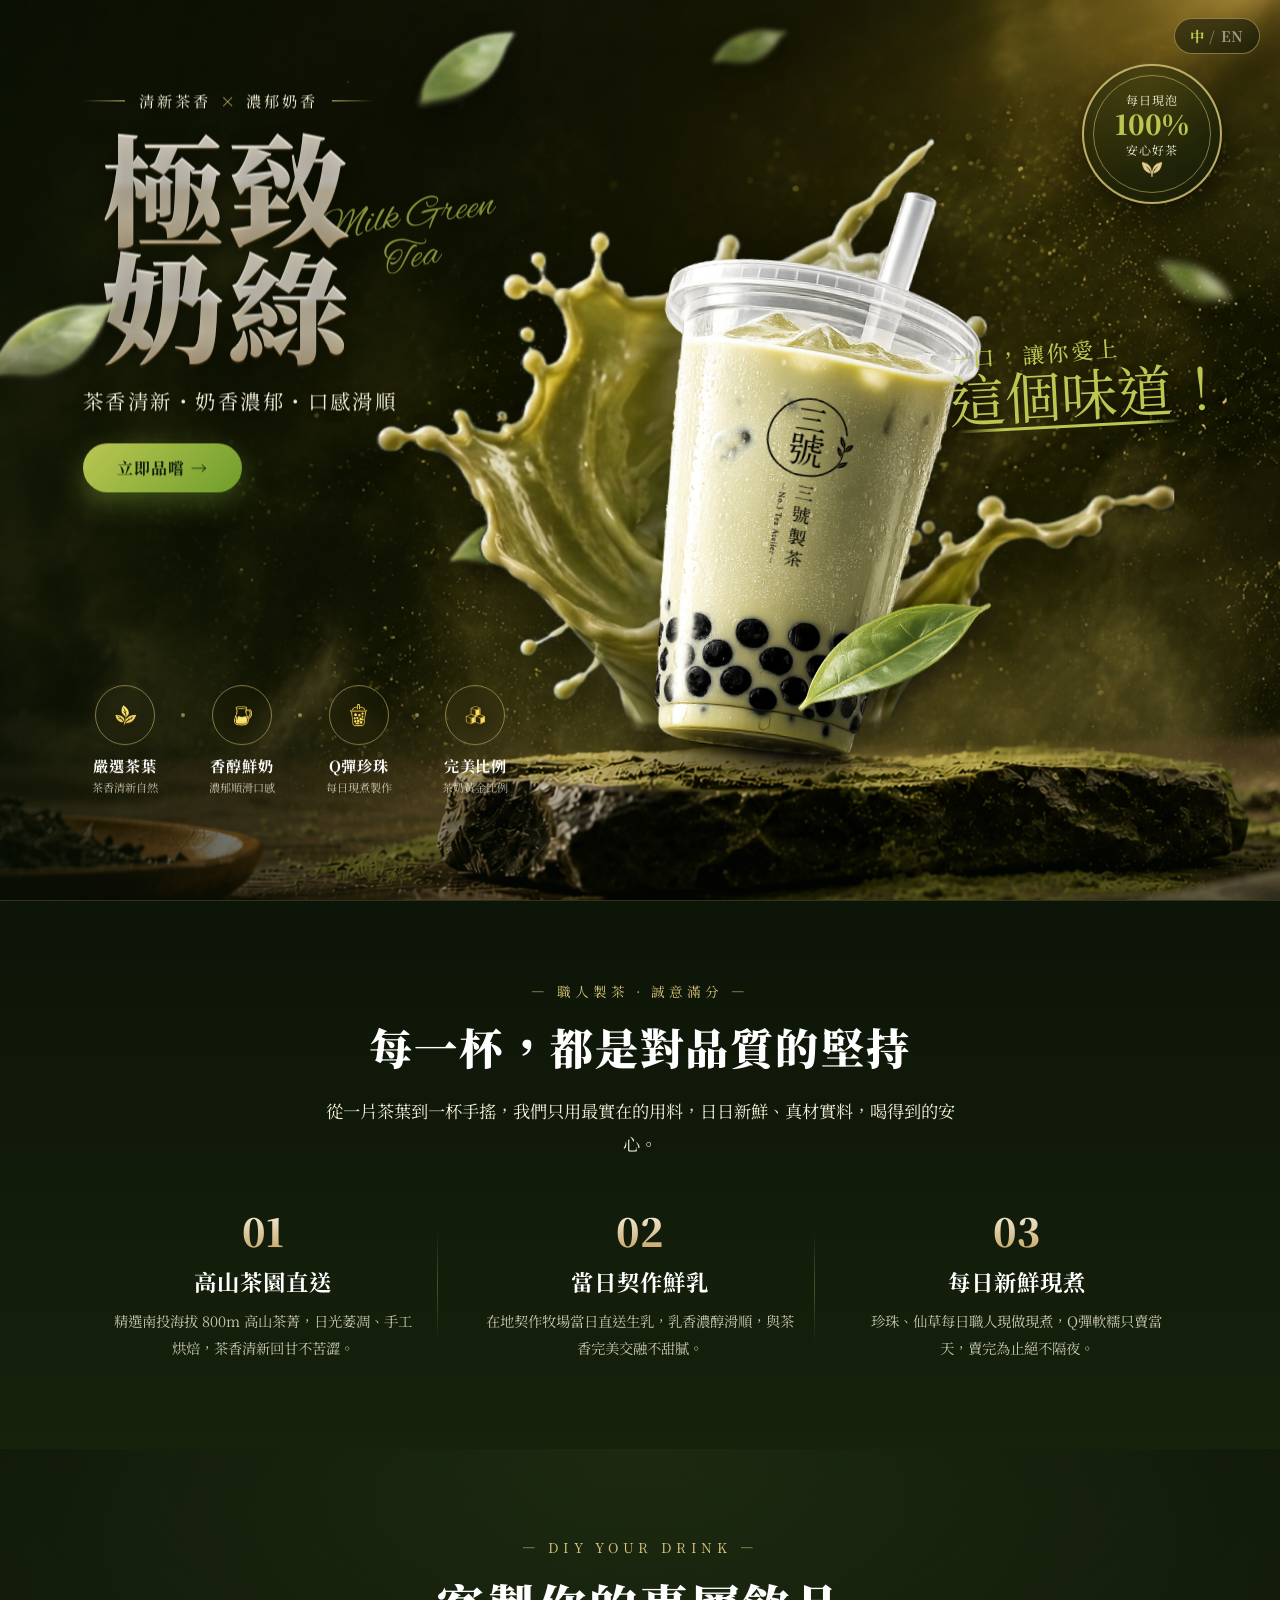
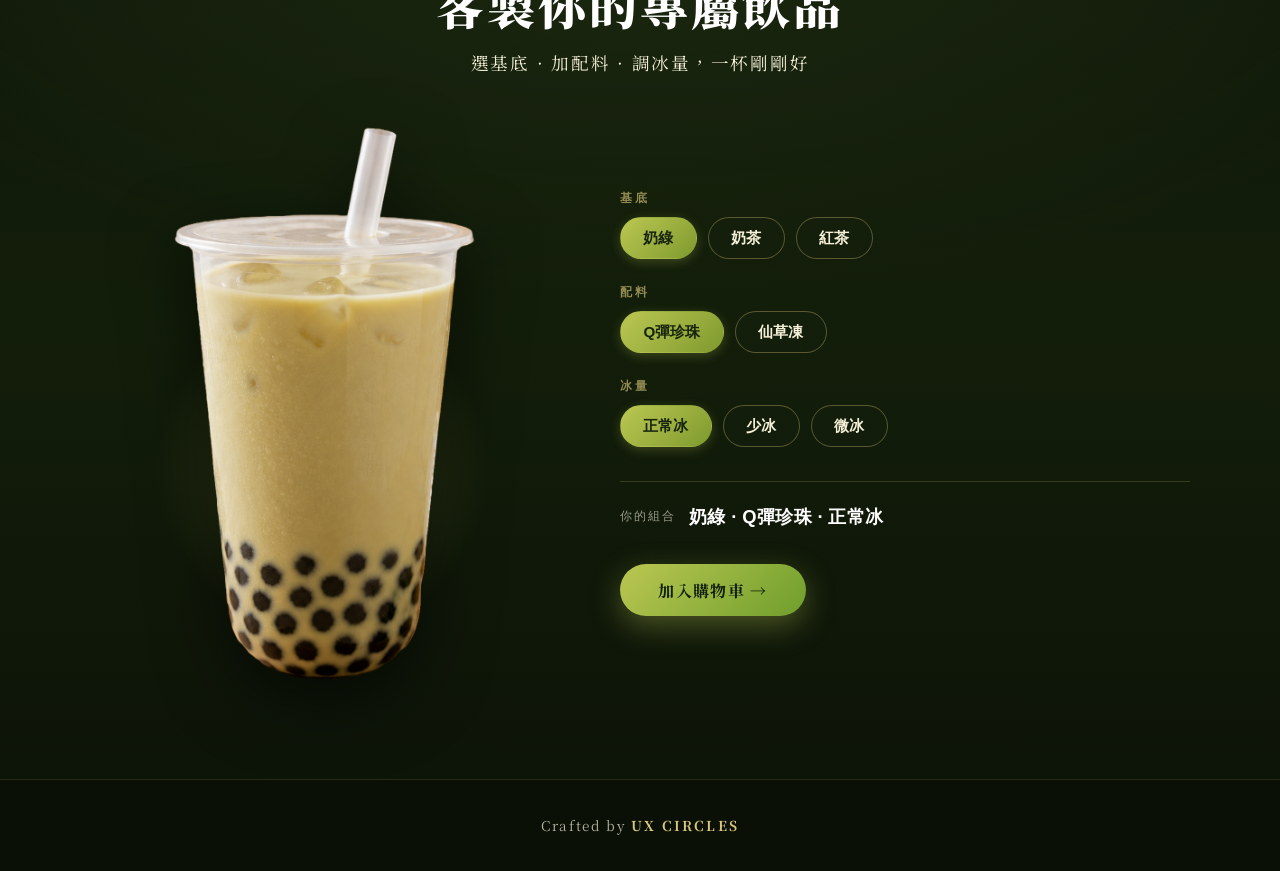
<file: index.html>
<!DOCTYPE html>
<html lang="zh-Hant">
<head>
  <meta charset="UTF-8" />
  <meta name="viewport" content="width=device-width, initial-scale=1.0" />

  <!-- Favicon -->
  <link rel="icon" type="image/png" href="assets/leaf.png" />
  <link rel="apple-touch-icon" href="assets/leaf.png" />

  <!-- ===== SEO ===== -->
  <title>極致奶綠 Ultimate Milk Green Tea｜嚴選高山茶 · 每日現泡手搖飲</title>
  <meta name="description" content="極致奶綠——嚴選南投高山茶葉、當日契作鮮乳、每日現煮Q彈珍珠，茶香清新、奶香濃郁、口感滑順。線上客製你的專屬手搖飲。Ultimate Milk Green Tea: premium high-mountain tea, fresh daily milk and chewy pearls — customise your own bubble tea." />
  <meta name="keywords" content="極致奶綠, 奶綠, 珍珠奶茶, 手搖飲, 客製化飲品, 高山茶, milk green tea, bubble tea, boba, tapioca pearls" />
  <meta name="author" content="Ultimate Milk Green Tea" />
  <meta name="robots" content="index, follow" />
  <meta name="theme-color" content="#0d1408" />
  <link rel="canonical" href="https://uxcircles.github.io/bobatea/" />

  <!-- Open Graph -->
  <meta property="og:type" content="website" />
  <meta property="og:site_name" content="極致奶綠 Ultimate Milk Green Tea" />
  <meta property="og:title" content="極致奶綠 Ultimate Milk Green Tea｜嚴選高山茶 · 每日現泡手搖飲" />
  <meta property="og:description" content="嚴選高山茶葉、每日鮮乳、Q彈珍珠，茶香清新、奶香濃郁、口感滑順。線上客製你的專屬手搖飲。" />
  <meta property="og:url" content="https://uxcircles.github.io/bobatea/" />
  <meta property="og:image" content="https://uxcircles.github.io/bobatea/assets/milk-green-tea-boba.png" />
  <meta property="og:locale" content="zh_TW" />
  <meta property="og:locale:alternate" content="en_GB" />

  <!-- Twitter -->
  <meta name="twitter:card" content="summary_large_image" />
  <meta name="twitter:title" content="極致奶綠 Ultimate Milk Green Tea" />
  <meta name="twitter:description" content="嚴選高山茶葉、每日鮮乳、Q彈珍珠，線上客製你的專屬手搖飲。" />
  <meta name="twitter:image" content="https://uxcircles.github.io/bobatea/assets/milk-green-tea-boba.png" />
  <link rel="preconnect" href="https://fonts.googleapis.com" />
  <link rel="preconnect" href="https://fonts.gstatic.com" crossorigin />
  <link href="https://fonts.googleapis.com/css2?family=Alex+Brush&family=Cormorant+Garamond:wght@500;600;700&family=Fraunces:opsz,wght@9..144,500;9..144,600;9..144,700&family=Noto+Serif+TC:wght@500;700;900&family=Playfair+Display:wght@600;700;800;900&display=swap" rel="stylesheet" />
  <!-- 辰宇落雁體（emfont，OFL 免費可商用，動態子集化） -->
  <link rel="stylesheet" href="https://font.emtech.cc/css/ChenYuLuoYan" />
  <link rel="stylesheet" href="style.css?v=18" />
</head>
<body>
  <!-- 語言切換 -->
  <button class="lang-toggle" id="langToggle" type="button" aria-label="Switch language">
    <span class="lang-zh-opt">中</span><span class="lang-sep">/</span><span class="lang-en-opt">EN</span>
  </button>

  <section class="hero" id="hero">
    <!-- 背景層（視差） -->
    <div class="layer layer-bg" data-depth="0.12"></div>
    <div class="hero-vignette"></div>

    <!-- 漂浮葉子（外層滑鼠視差 / 內層 idle 浮動）— 依參考圖：前景清晰、遠景模糊 -->
    <div class="leaf-wrap leaf--tl" data-depth="1.3"><img class="leaf" src="assets/leaf6.png" alt="" /></div>
    <div class="leaf-wrap leaf--ml" data-depth="1.1"><img class="leaf" src="assets/leaf2.png" alt="" /></div>
    <div class="leaf-wrap leaf--tc" data-depth="0.6"><img class="leaf" src="assets/leaf3.png" alt="" /></div>
    <div class="leaf-wrap leaf--r"  data-depth="0.5"><img class="leaf" src="assets/leaf4.png" alt="" /></div>
    <div class="leaf-wrap leaf--bl" data-depth="1.9"><img class="leaf" src="assets/leaf5.png" alt="" /></div>
    <div class="leaf-wrap leaf--br" data-depth="1.6"><img class="leaf" src="assets/leaf1.png" alt="" /></div>

    <!-- 左側文字 -->
    <div class="hero-copy" data-depth="0.25">
      <div class="title-group">
        <div class="eyebrow" data-reveal="0">
          <span class="line"></span>
          <span data-i18n="eb">清新茶香 <em>×</em> 濃郁奶香</span>
          <span class="line"></span>
        </div>

        <h1 class="title">
          <span class="title-zh" data-i18n="title" data-reveal="1"><span class="tz-line">極致</span><span class="tz-line">奶綠</span></span>
          <span class="title-en" data-i18n="titleScript" data-reveal="2">Milk Green<br />Tea</span>
        </h1>
      </div>

      <p class="subtitle" data-i18n="sub" data-reveal="3">茶香清新・奶香濃郁・口感滑順</p>

      <a class="cta" href="#" data-i18n="cta" data-reveal="4">立即品嚐 →</a>
    </div>

    <!-- 珍奶（坐在石板上） -->
    <div class="hero-cup" data-depth="0.4" data-base="translateX(-50%)">
      <img class="splash" src="assets/splash.png" alt="" data-depth="0.25" data-base="translate(-50%, -50%)" />
      <div class="cup-stack">
        <img class="cup active" src="assets/MilkGreenTea.png" alt="極致奶綠珍珠奶茶" />
      </div>
    </div>

    <!-- 右上角印章徽章（靜止） -->
    <div class="badge" data-depth="0.35">
      <span class="badge-top" data-i18n="bTop">每日現泡</span>
      <span class="badge-big">100%</span>
      <span class="badge-bottom" data-i18n="bBot">安心好茶</span>
      <span class="badge-leaf"><img src="assets/leaf.png" alt="" /></span>
    </div>

    <!-- 右側標語（橫排） -->
    <div class="tagline" data-depth="0.3">
      <span class="tagline-sm" data-i18n="tagSm">一口，讓你愛上</span>
      <span class="tagline-lg" data-i18n="tagLg">這個味道！</span>
    </div>

    <!-- 左下特色列 -->
    <div class="features" data-depth="0.2">
      <div class="feature">
        <span class="feature-icon"><img src="assets/icon-leaf.png" alt="" /></span>
        <span class="feature-title" data-i18n="f1">嚴選茶葉</span>
        <span class="feature-desc" data-i18n="f1d">茶香清新自然</span>
      </div>
      <span class="feature-sep"></span>
      <div class="feature">
        <span class="feature-icon"><img src="assets/icon-milk.png" alt="" /></span>
        <span class="feature-title" data-i18n="f2">香醇鮮奶</span>
        <span class="feature-desc" data-i18n="f2d">濃郁順滑口感</span>
      </div>
      <span class="feature-sep"></span>
      <div class="feature">
        <span class="feature-icon"><img src="assets/icon-boba.png" alt="" /></span>
        <span class="feature-title" data-i18n="f3">Q彈珍珠</span>
        <span class="feature-desc" data-i18n="f3d">每日現煮製作</span>
      </div>
      <span class="feature-sep"></span>
      <div class="feature">
        <span class="feature-icon"><img src="assets/icon-sugar.png" alt="" /></span>
        <span class="feature-title" data-i18n="f4">完美比例</span>
        <span class="feature-desc" data-i18n="f4d">茶奶黃金比例</span>
      </div>
    </div>
  </section>

  <!-- ===== 品牌故事帶 ===== -->
  <section class="story" id="story">
    <div class="story-inner">
      <span class="story-eyebrow" data-i18n="sEb" data-reveal>— 職人製茶 · 誠意滿分 —</span>
      <h2 class="story-title" data-i18n="sTitle" data-reveal>每一杯，都是對品質的堅持</h2>
      <p class="story-lead" data-i18n="sLead" data-reveal>從一片茶葉到一杯手搖，我們只用最實在的用料，日日新鮮、真材實料，喝得到的安心。</p>

      <div class="story-grid">
        <div class="story-item" data-reveal>
          <span class="story-no">01</span>
          <h3 class="story-h3" data-i18n="s1h">高山茶園直送</h3>
          <p class="story-p" data-i18n="s1p">精選南投海拔 800m 高山茶菁，日光萎凋、手工烘焙，茶香清新回甘不苦澀。</p>
        </div>
        <div class="story-item" data-reveal>
          <span class="story-no">02</span>
          <h3 class="story-h3" data-i18n="s2h">當日契作鮮乳</h3>
          <p class="story-p" data-i18n="s2p">在地契作牧場當日直送生乳，乳香濃醇滑順，與茶香完美交融不甜膩。</p>
        </div>
        <div class="story-item" data-reveal>
          <span class="story-no">03</span>
          <h3 class="story-h3" data-i18n="s3h">每日新鮮現煮</h3>
          <p class="story-p" data-i18n="s3p">珍珠、仙草每日職人現做現煮，Q彈軟糯只賣當天，賣完為止絕不隔夜。</p>
        </div>
      </div>
    </div>
  </section>

  <!-- ===== 客製化飲品 ===== -->
  <section class="customize" id="customize">
    <div class="cz-inner">
      <div class="cz-head">
        <span class="cz-eyebrow" data-reveal>— DIY YOUR DRINK —</span>
        <h2 class="cz-title" data-i18n="czTitle" data-reveal>客製你的專屬飲品</h2>
        <p class="cz-sub" data-i18n="czSub" data-reveal>選基底 · 加配料 · 調冰量，一杯剛剛好</p>
      </div>

      <div class="cz-body">
        <!-- 即時預覽 -->
        <div class="cz-preview" data-reveal>
          <div class="cz-glow"></div>
          <img id="cz-cup" class="cz-cup" src="assets/milk-green-tea-boba.png" alt="客製化飲品預覽" />
        </div>

        <!-- 選項 -->
        <div class="cz-options" data-reveal>
          <div class="cz-group">
            <span class="cz-label" data-i18n="czBase">基底</span>
            <div class="cz-btns" data-group="base">
              <button class="cz-btn is-active" data-value="milkgreen" data-i18n="bMilkgreen">奶綠</button>
              <button class="cz-btn" data-value="milktea" data-i18n="bMilktea">奶茶</button>
              <button class="cz-btn" data-value="blacktea" data-i18n="bBlacktea">紅茶</button>
            </div>
          </div>

          <div class="cz-group">
            <span class="cz-label" data-i18n="czTopping">配料</span>
            <div class="cz-btns" data-group="topping">
              <button class="cz-btn is-active" data-value="pearl" data-i18n="tPearl">Q彈珍珠</button>
              <button class="cz-btn" data-value="grass" data-i18n="tGrass">仙草凍</button>
            </div>
          </div>

          <div class="cz-group">
            <span class="cz-label" data-i18n="czIce">冰量</span>
            <div class="cz-btns" data-group="ice">
              <button class="cz-btn is-active" data-value="normal" data-i18n="iNormal">正常冰</button>
              <button class="cz-btn" data-value="less" data-i18n="iLess">少冰</button>
              <button class="cz-btn" data-value="light" data-i18n="iLight">微冰</button>
            </div>
          </div>

          <div class="cz-result">
            <span class="cz-result-label" data-i18n="czResult">你的組合</span>
            <strong id="cz-summary" class="cz-summary">奶綠 · Q彈珍珠 · 正常冰</strong>
          </div>

          <a class="cz-cta" href="#" data-i18n="czCta">加入購物車 →</a>
        </div>
      </div>
    </div>
  </section>

  <!-- ===== 頁尾 ===== -->
  <footer class="site-footer">
    <p class="footer-credit" data-reveal>
      Crafted by
      <a href="https://ux-circles.com" target="_blank" rel="noopener">UX CIRCLES</a>
    </p>
  </footer>

  <script src="script.js?v=15"></script>
</body>
</html>
</file>
<file: style.css>
:root {
  --green-deep: #1c2a12;
  --green-mid: #3a5220;
  --green-bright: #BBC752;
  --cream: #f4f0d8;
  --gold: #d9c67a;
  --ink: #eaf3d8;
  /* 功能性文字用的系統黑體（零載入、中英皆佳）*/
  --ui-sans: -apple-system, BlinkMacSystemFont, "Segoe UI", "PingFang TC",
    "Noto Sans TC", "Microsoft JhengHei", "Helvetica Neue", Arial, sans-serif;
}

* { margin: 0; padding: 0; box-sizing: border-box; }

html { scroll-behavior: smooth; }

body {
  font-family: "Noto Serif TC", serif;
  background: #0d1408;
  color: var(--ink);
  overflow-x: hidden;
}

/* ---------- HERO ---------- */
.hero {
  position: relative;
  width: 100%;
  height: 100vh;
  min-height: 560px;
  overflow: hidden;
  isolation: isolate;
}

/* 背景層：視差用，做大一點留位移空間 */
.layer-bg {
  position: absolute;
  inset: -8% -5% -2% -5%;
  /* 靠底部對齊：讓石板永遠固定在畫面下方，不隨視窗比例漂移 */
  background: url("assets/bg.png") center bottom / cover no-repeat;
  z-index: -3;
  will-change: transform;
}

.hero-vignette {
  position: absolute;
  inset: 0;
  z-index: -2;
  background:
    radial-gradient(120% 90% at 30% 40%, transparent 40%, rgba(8, 14, 4, 0.5) 100%),
    linear-gradient(90deg, rgba(10, 18, 5, 0.72) 0%, rgba(10, 18, 5, 0.12) 45%, transparent 70%);
  pointer-events: none;
}

/* ---------- 左側文字 ---------- */
.hero-copy {
  position: absolute;
  left: 6.5%;
  top: 12%;
  width: min(46%, 620px);
  z-index: 4;
  will-change: transform;
}

/* kicker + 標題成一組，寬度取兩者較寬者，內部置中 → 標題與 kicker 中心對齊 */
.title-group {
  display: inline-block;
  text-align: center;
}

.eyebrow {
  display: flex;
  align-items: center;
  justify-content: center;   /* kicker 內容在組內置中 */
  gap: 0.9rem;
  color: var(--cream);
  font-size: clamp(0.8rem, 1.2vw, 1.1rem);
  letter-spacing: 0.18em;
  margin-bottom: 0.9rem;
}
.eyebrow em { color: var(--gold); font-style: normal; padding: 0 0.15em; }
.eyebrow .line {
  height: 1px; width: 42px;
  background: linear-gradient(90deg, transparent, var(--gold));
}
.eyebrow .line:last-child { background: linear-gradient(90deg, var(--gold), transparent); }

.title {
  position: relative;
  line-height: 0.9;
  margin-bottom: 1.3rem;
  display: inline-block;
}
.title-zh {
  position: relative;
  z-index: 2;                 /* 在 Milk Green Tea 之上 */
  display: block;
  font-weight: 900;
  font-size: clamp(3.8rem, 9.5vw, 8.4rem);
  letter-spacing: 0.04em;
}
/* 每一行各自套用漸層，讓「極致」「奶綠」外觀一致（乾淨淺金→金，無中段亮帶）*/
.tz-line {
  display: block;
  line-height: 1.0;          /* 行框蓋滿字身，避免字上緣被裁切 */
  color: #fff;
  /* 上緣反光帶：白色在 46% 達到最亮，54% 急遽轉暗 → 形成金屬反光線 */
  background: linear-gradient(180deg,
    #e7e2ce 0%,
    #fffdf4 40%,
    #ffffff 46%,
    #d8cca4 54%,     /* 反光線下方陰面 */
    #eddfba 74%,
    #a9884c 100%);
  -webkit-background-clip: text;
  background-clip: text;
  -webkit-text-fill-color: transparent;
  /* 浮雕立體：上緣白邊 + 下緣暗邊 + 柔和落影 */
  text-shadow:
    0 -1px 0 rgba(255, 255, 255, 0.35),
    0 2px 1px rgba(70, 50, 10, 0.35),
    0 6px 20px rgba(0, 0, 0, 0.45);
}
.tz-line + .tz-line { margin-top: -0.04em; }  /* 兩行間距（負值越小越分開）*/
.title-en {
  position: absolute;
  z-index: 1;                 /* 在 極致奶綠 之下 */
  right: -3.5em;              /* 往右移到字與杯之間的空隙 */
  top: 30%;
  transform: rotate(-8deg);
  font-family: "Alex Brush", cursive;
  font-weight: 400;
  font-size: clamp(1.7rem, 3.2vw, 3rem);
  line-height: 1.0;
  color: var(--green-bright);
  opacity: 0.7;
  text-shadow: 0 4px 18px rgba(0,0,0,0.45);
  pointer-events: none;
}

.subtitle {
  font-size: clamp(0.95rem, 1.6vw, 1.4rem);
  color: var(--cream);
  letter-spacing: 0.12em;
  margin-bottom: 1.8rem;
  text-shadow: 0 2px 10px rgba(0,0,0,0.6);
}

.cta {
  display: inline-block;
  padding: 0.8rem 2.1rem;
  border-radius: 999px;
  background: linear-gradient(135deg, var(--green-bright), #6f9e2c);
  color: #10200a;
  font-weight: 700;
  letter-spacing: 0.08em;
  text-decoration: none;
  box-shadow: 0 10px 30px rgba(143, 191, 63, 0.35);
  transition: transform 0.25s ease, box-shadow 0.25s ease;
}
.cta:hover { transform: translateY(-3px); box-shadow: 0 16px 40px rgba(143, 191, 63, 0.5); }

/* ---------- 珍奶（坐在石板上） ---------- */
.hero-cup {
  position: absolute;
  left: 60%;
  bottom: 8%;              /* 杯底位置（數字越大越往上）*/
  transform: translateX(-50%);
  z-index: 3;
  will-change: transform;
}

.splash {
  position: absolute;
  width: 240%;
  left: 52%;
  top: 45%;
  transform: translate(-50%, -50%);
  z-index: -1;               /* 在杯子後方 */
  pointer-events: none;
  filter: drop-shadow(0 12px 24px rgba(0,0,0,0.35));
  will-change: transform;    /* 改由 JS 做滑鼠視差，不再呼吸脈動 */
}

.cup-stack {
  position: relative;
  width: clamp(280px, 26vw, 345px);
  aspect-ratio: 489 / 919;   /* 對齊裁切後的珍奶圖比例（窄高）*/
  transform: translateX(40px) translateY(10px) rotate(5deg);   /* 位移 + 向右旋轉 */
}
.cup {
  position: absolute;
  inset: 0;
  width: 100%;
  height: 100%;
  object-fit: contain;
  object-position: bottom;
  filter: drop-shadow(0 26px 40px rgba(0, 0, 0, 0.55));
  opacity: 0;
  visibility: hidden;
}
.cup.active { opacity: 1; visibility: visible; }

/* ---------- 葉子 ---------- */
/* 外層 wrapper：由 JS 控制滑鼠視差位移 */
.leaf-wrap {
  position: absolute;
  z-index: 2;
  pointer-events: none;
  will-change: transform;
}
/* 內層 img：CSS idle 浮動（與 wrapper 的 transform 疊加不衝突） */
.leaf {
  display: block;
  width: 100%;
  filter: drop-shadow(0 10px 16px rgba(0,0,0,0.45));
  will-change: transform;
}
/* 依參考圖重新配置葉子位置 */
.leaf--tl { top: 10%;   left: 30%;  width: 160px; z-index: 2; }  /* 上方，濃郁奶香左下 */
.leaf--ml { bottom: 25%; left: 35%; width: 100px; z-index: 2; }  /* 「致」右側（英文旁）*/
.leaf--tc { top: 5%;    left: 55%;  width: 90px;  z-index: 1; }  /* 杯蓋右上（遠景模糊）*/
.leaf--r  { top: 30%;   right: 3%;  width: 95px;  z-index: 1; }  /* 最右側，標語旁 */
.leaf--bl { bottom: 36%; left: -3%; width: 180px; z-index: 5; }  /* 左下，奶綠左側 */
.leaf--br { bottom: 2%;  left: 62%; width: 200px; z-index: 5; }  /* 石板右下，杯底旁 */

/* 前景葉子：底部漸層霧化，讓葉子淡入背景霧氣（leaf--br 已移除霧化，保持清晰）*/
.leaf--bl .leaf {
  filter: blur(0.4px) drop-shadow(0 10px 16px rgba(0,0,0,0.45));
  -webkit-mask-image: linear-gradient(205deg, #000 42%, rgba(0,0,0,0.35) 74%, transparent 96%);
          mask-image: linear-gradient(205deg, #000 42%, rgba(0,0,0,0.35) 74%, transparent 96%);
}

/* 遠景 / 半景葉子：加景深模糊 + 半透明 */
.leaf--ml .leaf { filter: blur(1.5px) drop-shadow(0 8px 14px rgba(0,0,0,0.4)); opacity: 0.85; }
.leaf--tc .leaf { filter: blur(2.5px) drop-shadow(0 6px 12px rgba(0,0,0,0.4)); opacity: 0.7; }
.leaf--r  .leaf { filter: blur(4px)   drop-shadow(0 6px 12px rgba(0,0,0,0.4)); opacity: 0.8; }

.leaf--tl .leaf { animation: float1 7s   ease-in-out infinite; }
.leaf--ml .leaf { animation: float2 6s   ease-in-out infinite; }
.leaf--tc .leaf { animation: float3 8s   ease-in-out infinite; }
.leaf--r  .leaf { animation: float2 7.5s ease-in-out infinite; }
.leaf--bl .leaf { animation: float1 6.5s ease-in-out infinite; }
.leaf--br .leaf { animation: float3 7s   ease-in-out infinite; }

@keyframes float1 {
  0%,100% { transform: translateY(0) rotate(-6deg); }
  50%     { transform: translateY(-14px) rotate(3deg); }
}
@keyframes float2 {
  0%,100% { transform: translateY(0) rotate(8deg); }
  50%     { transform: translateY(-11px) rotate(-5deg); }
}
@keyframes float3 {
  0%,100% { transform: translateY(0) rotate(3deg); }
  50%     { transform: translateY(-17px) rotate(-8deg); }
}

/* ---------- 徽章（靜止） ---------- */
.badge {
  position: absolute;
  top: 10%;
  right: 4.5%;
  width: 140px;
  height: 140px;
  padding: 14px;            /* 文字與邊框留白 */
  border-radius: 50%;
  border: 2px solid rgba(217, 198, 122, 0.85);
  background: radial-gradient(circle at 50% 40%, rgba(40, 60, 20, 0.32), rgba(15, 25, 8, 0.45));
  backdrop-filter: blur(7px);   /* 霧玻璃霧化 */
  display: flex;
  flex-direction: column;
  align-items: center;
  justify-content: center;
  text-align: center;
  color: var(--cream);
  z-index: 5;
  box-shadow: 0 10px 30px rgba(0,0,0,0.4);
  will-change: transform;
}
/* 內圈細環 */
.badge::before {
  content: "";
  position: absolute;
  inset: 9px;
  border-radius: 50%;
  border: 1px solid rgba(217, 198, 122, 0.55);
  pointer-events: none;
}
.badge-top, .badge-bottom { font-size: 0.75rem; letter-spacing: 0.1em; }
.badge-big { font-size: 1.7rem; font-weight: 900; color: var(--green-bright); line-height: 1.2; }
.badge-leaf { margin-top: 0.25rem; line-height: 0; }
.badge-leaf img { width: 20px; height: auto; display: block; }

/* ---------- 橫排標語 ---------- */
.tagline {
  position: absolute;
  right: 4%;
  top: 40%;
  z-index: 4;
  display: flex;
  flex-direction: column;
  align-items: flex-end;
  text-align: right;
  will-change: transform;
}
.tagline-sm {
  font-family: "ChenYuLuoYan", "Noto Serif TC", serif;
  font-size: clamp(1.1rem, 1.7vw, 1.6rem);
  font-weight: 500;
  letter-spacing: 0.12em;
  color: var(--green-bright);
  margin-right: 5em;        /* 往左錯開 */
  transform: rotate(-4deg);
  text-shadow: 0 2px 10px rgba(0,0,0,0.6);
}
.tagline-lg {
  position: relative;
  font-family: "ChenYuLuoYan", "Noto Serif TC", serif;
  font-size: clamp(2.6rem, 4.4vw, 4.4rem);
  color: var(--green-bright);
  line-height: 1.1;
  margin-top: -0.15em;
  transform: rotate(-3deg);
  text-shadow: 0 3px 16px rgba(0,0,0,0.6);
}
.tagline-lg::after {         /* 手繪底線 */
  content: "";
  position: absolute;
  left: 0.1em;
  right: 0.9em;
  bottom: -0.08em;
  height: 3px;
  background: linear-gradient(90deg, transparent, var(--green-bright) 20%, var(--green-bright) 85%, transparent);
  border-radius: 3px;
  transform: skewX(-14deg);
}

/* ---------- 左下特色 ---------- */
.features {
  position: absolute;
  left: 6.5%;
  bottom: 10%;
  display: flex;
  align-items: center;
  gap: 0.9rem;
  z-index: 4;
  max-width: 90vw;
  will-change: transform;
}
.feature {
  display: flex;
  flex-direction: column;
  align-items: center;
  text-align: center;
  min-width: 84px;
}
/* 圓圈線稿圖示 */
.feature-icon {
  width: 60px;
  height: 60px;
  border-radius: 50%;
  border: 1px solid rgba(217, 198, 122, 0.55);
  /* 圈內霧化：只保留霧玻璃模糊，不加內部漸層 */
  backdrop-filter: blur(7px);
  display: flex;
  align-items: center;
  justify-content: center;
  margin-bottom: 0.6rem;
}
.feature-icon img {
  width: 58%;
  height: 58%;
  object-fit: contain;
  filter: drop-shadow(0 2px 5px rgba(0,0,0,0.4));
}
.feature-title { font-weight: 700; font-size: 0.95rem; color: #fff; letter-spacing: 0.05em; }
.feature-desc { font-size: 0.7rem; color: var(--cream); opacity: 0.8; margin-top: 0.2rem; }
/* 圓圈間的小圓點 */
.feature-sep {
  align-self: flex-start;
  margin-top: 28px;
  width: 4px;
  height: 4px;
  border-radius: 50%;
  background: rgba(217, 198, 122, 0.6);
  flex: 0 0 auto;
}

/* ---------- RWD ---------- */
@media (max-width: 860px) {
  .hero {
    height: auto;
    min-height: 135vh;          /* 拉高，讓珍奶能絕對定位坐在底部石頭上 */
    padding: 8.5rem 0 0;
  }

  .hero-copy {
    position: relative;
    left: auto; top: auto;
    width: 90%;
    margin: -7vh auto;
    text-align: center;
    z-index: 4;
  }
  .title-group { display: block; }
  .eyebrow { justify-content: center; font-size: 0.85rem; }
  /* inline-block：讓 .title 縮到剛好包住四個字，.title-en 的 left:100% 才會固定貼著文字右緣 */
  .title { display: inline-block; margin-bottom: 0.2rem; }
  .title-zh { font-size: clamp(5.2rem, 10.5vw, 8.4rem); }  /* 手機版微微加大 */
  /* 英文疊在中文右側（同桌機風格） */
  .title-en {
    position: absolute;
    left: 100%; right: auto; bottom: auto;
    top: 24%;
    margin-left: -0.5em;      /* 與中文的水平間距（負值越小越往右）*/
    text-align: left;
    transform: rotate(-8deg);
    font-size: clamp(1.4rem, 6vw, 2rem);
    opacity: 0.7;
    white-space: nowrap;
  }
  .subtitle { margin: 0.8rem 0 0; }   /* 與標題間距 */
  .cta { margin-top: 1.8rem; }        /* 與按鈕拉開 */

  .hero-cup {
    position: absolute;
    left: 50%;
    bottom: 20%;                 /* 石頭約在底部 20% 處 → 珍奶坐在石頭上 */
    top: auto;
    transform: translateX(-50%);
    margin: 0;
    display: flex;
    justify-content: center;
    z-index: 3;
  }
  /* 置中（清掉桌機的 translateX/Y 位移），保留旋轉 */
  .cup-stack { width: min(75vw, 280px); transform: translateY(120px) rotate(5deg); }
  .splash { width: 260%; top: 65%; bottom: auto; }

  .badge {
    top: 80vh; right: 40px;
    width: 102px; height: 102px;
    padding: 11px;           /* 文字與邊框留白 */
  }
  .badge::before { inset: 6px; }
  .badge-big { font-size: 1.35rem; }
  .badge-top, .badge-bottom { font-size: 0.64rem; }
  .badge-leaf { font-size: 0.72rem; }

  .tagline { display: none; }

  /* 特色列：絕對定位在最底、單排 4 個，疊在 splash 之上 */
  .features {
    position: absolute;
    left: 50%;
    bottom: 3%;
    top: auto;
    transform: translateX(-50%);
    z-index: 6;
    display: flex;
    align-items: flex-start;
    justify-content: center;
    gap: 0.55rem;
    width: 96%;
    margin: 0;
    padding: 0;
  }
  .feature { min-width: 0; flex: 1 1 0; }
  .feature-icon { width: 48px; height: 48px; margin-bottom: 0.35rem; }
  .feature-title { font-size: 0.78rem; }
  .feature-desc { display: none; }
  .feature-sep { display: none; }

  /* 手機版重新配置葉子座標，讓它們散佈在標題與珍奶周圍 */
  .leaf--ml, .leaf--tc, .leaf--r, .leaf--bl, .leaf--br { display: block; }
  .leaf--tl { top: 9%;   bottom: auto; left: 4%;   right: auto; width: 114px; }  /* 標題左上 */
  .leaf--tc { top: 17%;  bottom: auto; left: auto; right: 5%;   width: 84px;  }  /* 標題右側（模糊遠景）*/
  .leaf--ml { top: 40%;  bottom: auto; left: 3%;   right: auto; width: 90px;  }  /* 中段左 */
  .leaf--r  { top: 46%;  bottom: auto; left: auto; right: 3%;   width: 108px; }  /* 中段右（模糊遠景）*/
  .leaf--bl { display: none; }  /* 手機隱藏 */
  .leaf--br { top: auto; bottom: 6%;   left: auto; right: 18%;  width: 140px; }  /* 珍奶右下 */
}

/* ==================== 客製化飲品 ==================== */
.customize {
  position: relative;
  background:
    radial-gradient(120% 80% at 50% 0%, rgba(58, 82, 32, 0.35), transparent 60%),
    linear-gradient(180deg, #0d1408 0%, #131e0a 50%, #0d1408 100%);
  color: var(--ink);
  padding: 5.5rem 5% 6rem;
  overflow: hidden;
}
.cz-inner { width: min(1100px, 100%); margin: 0 auto; }

.cz-head { text-align: center; margin-bottom: 3rem; }
.cz-eyebrow {
  display: block;
  color: var(--gold);
  letter-spacing: 0.35em;
  font-size: 0.85rem;
  margin-bottom: 0.8rem;
}
.cz-title {
  font-family: "Noto Serif TC", serif;
  font-weight: 900;
  font-size: clamp(1.9rem, 4vw, 3rem);
  color: #fff;
  letter-spacing: 0.06em;
}
.cz-title-en, .cz-sub {
  color: var(--cream);
}
.cz-sub {
  margin-top: 0.7rem;
  font-size: clamp(0.9rem, 1.5vw, 1.1rem);
  letter-spacing: 0.1em;
  opacity: 0.85;
}

.cz-body {
  display: grid;
  grid-template-columns: 0.9fr 1.1fr;
  gap: clamp(2rem, 5vw, 4rem);
  align-items: center;
}

/* 預覽 */
.cz-preview {
  position: relative;
  display: flex;
  justify-content: center;
  align-items: flex-end;
  min-height: 420px;
}
.cz-glow {
  position: absolute;
  width: 82%;
  aspect-ratio: 1;
  left: 50%;
  bottom: 4%;
  transform: translateX(-50%);
  background: radial-gradient(circle, rgba(187, 199, 82, 0.28), transparent 62%);
  filter: blur(8px);
  z-index: 0;
}
.cz-cup {
  position: relative;
  z-index: 1;
  width: clamp(220px, 24vw, 320px);
  filter: drop-shadow(0 24px 34px rgba(0, 0, 0, 0.55));
  transition: opacity 0.16s ease, transform 0.16s ease;
  transform-origin: 50% 85%;
}
/* 離場：快速縮小淡出 */
.cz-cup.is-out { opacity: 0; transform: scale(0.85) translateY(8px); }
/* 進場：從小放大回彈（overshoot） */
.cz-cup.is-in { animation: czPopIn 0.52s cubic-bezier(0.34, 1.56, 0.64, 1); }
@keyframes czPopIn {
  0%   { opacity: 0; transform: scale(0.85) translateY(8px); }
  100% { opacity: 1; transform: scale(1) translateY(0); }
}

/* 選項 */
.cz-options { display: flex; flex-direction: column; gap: 1.6rem; }
.cz-group { display: flex; flex-direction: column; gap: 0.7rem; }
.cz-label {
  font-family: var(--ui-sans);
  font-size: 0.72rem;
  color: rgba(217, 198, 122, 0.65);   /* 低調灰金 */
  letter-spacing: 0.22em;
  text-transform: uppercase;
  font-weight: 600;
}
.cz-btns { display: flex; flex-wrap: wrap; gap: 0.7rem; }
.cz-btn {
  font-family: var(--ui-sans);
  font-size: 0.95rem;
  font-weight: 600;
  color: var(--cream);
  padding: 0.6rem 1.4rem;
  border-radius: 999px;
  border: 1px solid rgba(217, 198, 122, 0.35);
  background: rgba(20, 30, 12, 0.5);
  cursor: pointer;
  transition: all 0.25s ease;
}
.cz-btn:hover { border-color: var(--green-bright); color: #fff; }
.cz-btn.is-active {
  background: linear-gradient(135deg, var(--green-bright), #7f9a2e);
  color: #17240b;
  border-color: transparent;
  box-shadow: 0 3px 11px rgba(187, 199, 82, 0.25);   /* 降低光暈 */
}

.cz-result {
  display: flex;
  align-items: center;
  gap: 0.8rem;
  margin-top: 0.5rem;
  padding-top: 1.4rem;
  border-top: 1px solid rgba(217, 198, 122, 0.2);
}
.cz-result-label { font-family: var(--ui-sans); color: var(--cream); opacity: 0.6; font-size: 0.72rem; letter-spacing: 0.18em; text-transform: uppercase; }
.cz-summary { font-family: var(--ui-sans); color: #fff; font-size: 1.15rem; font-weight: 600; letter-spacing: 0.02em; }

.cz-cta {
  display: inline-block;
  align-self: flex-start;
  margin-top: 0.6rem;
  padding: 0.9rem 2.4rem;
  border-radius: 999px;
  background: linear-gradient(135deg, var(--green-bright), #6f9e2c);
  color: #10200a;
  font-weight: 700;
  letter-spacing: 0.08em;
  text-decoration: none;
  box-shadow: 0 10px 30px rgba(187, 199, 82, 0.35);
  transition: transform 0.25s ease, box-shadow 0.25s ease;
}
.cz-cta:hover { transform: translateY(-3px); box-shadow: 0 16px 40px rgba(187, 199, 82, 0.5); }

@media (max-width: 860px) {
  .customize { padding: 4rem 6% 4.5rem; }
  .cz-head { margin-bottom: 2rem; }
  .cz-body { grid-template-columns: 1fr; gap: 2rem; }
  .cz-preview { min-height: 320px; }
  .cz-options { align-items: center; text-align: center; }
  .cz-group { align-items: center; }
  .cz-btns { justify-content: center; }
  .cz-btn { font-size: 0.82rem; padding: 0.5rem 1rem; }   /* 手機按鈕縮小 */
  .cz-result { justify-content: center; flex-wrap: wrap; gap: 0.4rem; }
  .cz-cta { align-self: center; }
}

/* ==================== 品牌故事帶 ==================== */
.story {
  position: relative;
  background: linear-gradient(180deg, #0d1408 0%, #16220c 100%);
  color: var(--ink);
  padding: 5rem 5% 5.5rem;
  text-align: center;
  border-top: 1px solid rgba(217, 198, 122, 0.12);
}
.story-inner { width: min(1080px, 100%); margin: 0 auto; }
.story-eyebrow {
  display: block;
  color: var(--gold);
  letter-spacing: 0.3em;
  font-size: 0.85rem;
  margin-bottom: 0.9rem;
}
.story-title {
  font-family: "Noto Serif TC", serif;
  font-weight: 900;
  font-size: clamp(1.7rem, 3.6vw, 2.7rem);
  color: #fff;
  letter-spacing: 0.05em;
}
.story-lead {
  max-width: 640px;
  margin: 1.1rem auto 0;
  color: var(--cream);
  font-size: clamp(0.92rem, 1.5vw, 1.08rem);
  line-height: 1.9;
  opacity: 0.85;
}
.story-grid {
  display: grid;
  grid-template-columns: repeat(3, 1fr);
  gap: clamp(1.5rem, 4vw, 3.5rem);
  margin-top: 3.2rem;
}
.story-item {
  position: relative;
  padding: 0 0.5rem;
}
.story-item:not(:last-child)::after {
  content: "";
  position: absolute;
  right: clamp(-0.75rem, -2vw, -1.75rem);
  top: 12%;
  height: 76%;
  width: 1px;
  background: linear-gradient(transparent, rgba(217, 198, 122, 0.3), transparent);
}
.story-no {
  display: block;
  font-family: "Noto Serif TC", serif;
  font-weight: 900;
  font-size: 2.4rem;
  line-height: 1;
  background: linear-gradient(180deg, #f4eeda, #c8a86a);
  -webkit-background-clip: text;
  background-clip: text;
  -webkit-text-fill-color: transparent;
  margin-bottom: 0.9rem;
}
.story-h3 {
  font-family: "Noto Serif TC", serif;
  font-weight: 700;
  font-size: clamp(1.1rem, 1.9vw, 1.4rem);
  color: #fff;
  letter-spacing: 0.05em;
  margin-bottom: 0.7rem;
}
.story-p {
  color: var(--cream);
  font-size: 0.9rem;
  line-height: 1.85;
  opacity: 0.8;
}

@media (max-width: 860px) {
  .story { padding: 3.5rem 8% 4rem; }
  .story-grid {
    grid-template-columns: 1fr;
    gap: 2rem;
    margin-top: 2.4rem;
  }
  .story-item:not(:last-child)::after {
    right: auto; top: auto;
    left: 50%; bottom: -1rem;
    transform: translateX(-50%);
    width: 60%; height: 1px;
    background: linear-gradient(90deg, transparent, rgba(217,198,122,0.3), transparent);
  }
  .story-no { font-size: 2rem; }
}

/* ==================== 語言切換 + 英文版 ==================== */
.lang-toggle {
  position: fixed;
  top: 18px; right: 20px;
  z-index: 200;
  display: flex; align-items: center; gap: 0.35em;
  padding: 0.4rem 0.95rem;
  border-radius: 999px;
  border: 1px solid rgba(217, 198, 122, 0.5);
  background: rgba(13, 20, 8, 0.55);
  backdrop-filter: blur(6px);
  color: var(--cream);
  font-family: "Noto Serif TC", serif;
  font-size: 0.9rem; font-weight: 700; letter-spacing: 0.03em;
  cursor: pointer;
  transition: border-color 0.2s ease, transform 0.2s ease;
}
.lang-toggle:hover { border-color: var(--green-bright); transform: translateY(-1px); }
.lang-toggle .lang-sep { opacity: 0.4; }
.lang-toggle .lang-zh-opt { color: var(--green-bright); }
.lang-toggle .lang-en-opt { opacity: 0.55; }
.lang-toggle.is-en .lang-zh-opt { color: var(--cream); opacity: 0.55; }
.lang-toggle.is-en .lang-en-opt { color: var(--green-bright); opacity: 1; }

/* ---- 英文版：hero 標題（Playfair 大寫襯線，維持金色）---- */
html[lang="en"] .tz-line {
  font-family: "Playfair Display", serif;
  font-weight: 800;
  text-transform: uppercase;
  font-size: clamp(2.6rem, 6.6vw, 5.4rem);
  letter-spacing: 0.01em;
  line-height: 0.96;
}
html[lang="en"] .tz-line + .tz-line { margin-top: 0.02em; }
html[lang="en"] .title-en { font-size: clamp(1.15rem, 2.3vw, 2.1rem); top: 34%; }

/* ---- 英文版：標語用 Alex Brush 花體 ---- */
html[lang="en"] .tagline-sm,
html[lang="en"] .tagline-lg { font-family: "Alex Brush", cursive; }
html[lang="en"] .tagline-sm { font-size: clamp(1.2rem, 2vw, 1.9rem); margin-right: 2.5em; }
html[lang="en"] .tagline-lg { font-size: clamp(2.8rem, 5vw, 4.8rem); }

/* ---- 英文版：特色只顯示標題 ---- */
html[lang="en"] .feature-desc { display: none; }
html[lang="en"] .feature-title {
  text-transform: uppercase;
  font-size: 0.68rem;
  letter-spacing: 0.05em;
  line-height: 1.35;
  max-width: 8em;
  white-space: normal;
}

/* ---- 英文版：徽章文字較長，縮小 ---- */
html[lang="en"] .badge-top,
html[lang="en"] .badge-bottom {
  font-size: 0.5rem;
  letter-spacing: 0.05em;
  line-height: 1.28;
  padding: 0 0.2rem;
}
html[lang="en"] .badge-big { font-size: 1.5rem; }

/* ---- 英文版：段落標題用 Playfair ---- */
html[lang="en"] .story-title,
html[lang="en"] .cz-title { font-family: "Fraunces", "Noto Serif TC", serif; }

@media (max-width: 860px) {
  .lang-toggle { top: 14px; right: 14px; padding: 0.35rem 0.8rem; font-size: 0.82rem; }
  html[lang="en"] .tz-line { font-size: clamp(2.4rem, 12vw, 4.2rem); }
}

/* 英文版桌機：標題與 kicker 置左對齊 */
@media (min-width: 861px) {
  html[lang="en"] .title-group { display: block; text-align: left; }
  html[lang="en"] .eyebrow { justify-content: flex-start; }
  html[lang="en"] .title-zh { text-align: left; }
}

/* 英文版：字距與英文花體位置微調 */
html[lang="en"] .eyebrow  { letter-spacing: 0.12em; }
html[lang="en"] .subtitle { letter-spacing: 0.05em; }
html[lang="en"] .title-en { right: 2em; top: 40%; }

html[lang="en"] .badge { padding: 14px 14px; }

html[lang="en"] .badge-top,
html[lang="en"] .badge-bottom { padding: 4px 0.2rem 0; }

/* ==================== Hero 進場動畫（splash + 飲品彈入）==================== */
.splash {
  animation: heroSplashIn 1s cubic-bezier(0.34, 1.35, 0.5, 1) backwards;
}
.cup.active {
  transform-origin: 50% 88%;
  animation: heroCupIn 1.05s cubic-bezier(0.34, 1.5, 0.5, 1) 0.1s backwards;
}
@keyframes heroSplashIn {
  0%   { opacity: 0; transform: translate(-50%, -50%) scale(0.55); }
  100% { opacity: 1; transform: translate(-50%, -50%) scale(1); }
}
@keyframes heroCupIn {
  0%   { opacity: 0; transform: scale(0.7) translateY(26px); }
  55%  { opacity: 1; }
  100% { opacity: 1; transform: scale(1) translateY(0); }
}
@media (prefers-reduced-motion: reduce) {
  .splash, .cup.active { animation: none; }
}

/* ==================== Scroll 進場轉場 ==================== */
[data-reveal] {
  opacity: 0;
  transform: translateY(28px);
  transition: opacity 0.7s ease, transform 0.8s cubic-bezier(0.22, 1, 0.36, 1);
  will-change: opacity, transform;
}
[data-reveal].is-visible { opacity: 1; transform: none; }
@media (prefers-reduced-motion: reduce) {
  [data-reveal] { opacity: 1 !important; transform: none !important; transition: none !important; }
}

/* ==================== 頁尾 ==================== */
.site-footer {
  background: #0a1005;
  border-top: 1px solid rgba(217, 198, 122, 0.14);
  padding: 2.2rem 5%;
  text-align: center;
}
.footer-credit {
  font-family: "Noto Serif TC", serif;
  font-size: 0.85rem;
  letter-spacing: 0.12em;
  color: rgba(244, 240, 216, 0.72);
}
.footer-credit a {
  color: var(--gold);
  text-decoration: none;
  font-weight: 700;
  letter-spacing: 0.16em;
  transition: color 0.2s ease;
}
.footer-credit a:hover { color: var(--green-bright); }

/* title-en（Milk Green Tea 花體）進場：保留旋轉，避免被 translateY 覆蓋 */
[data-reveal].title-en { opacity: 0; transform: rotate(-8deg) translateY(16px); }
[data-reveal].title-en.is-visible { opacity: 0.7; transform: rotate(-8deg); }

/* 英文版手機徽章字級（放最後以蓋過全域英文徽章規則）*/
@media (max-width: 860px) {
  html[lang="en"] .badge-big { font-size: 1rem; }
  html[lang="en"] .badge-top,
  html[lang="en"] .badge-bottom { font-size: 0.4rem; }
}
</file>
